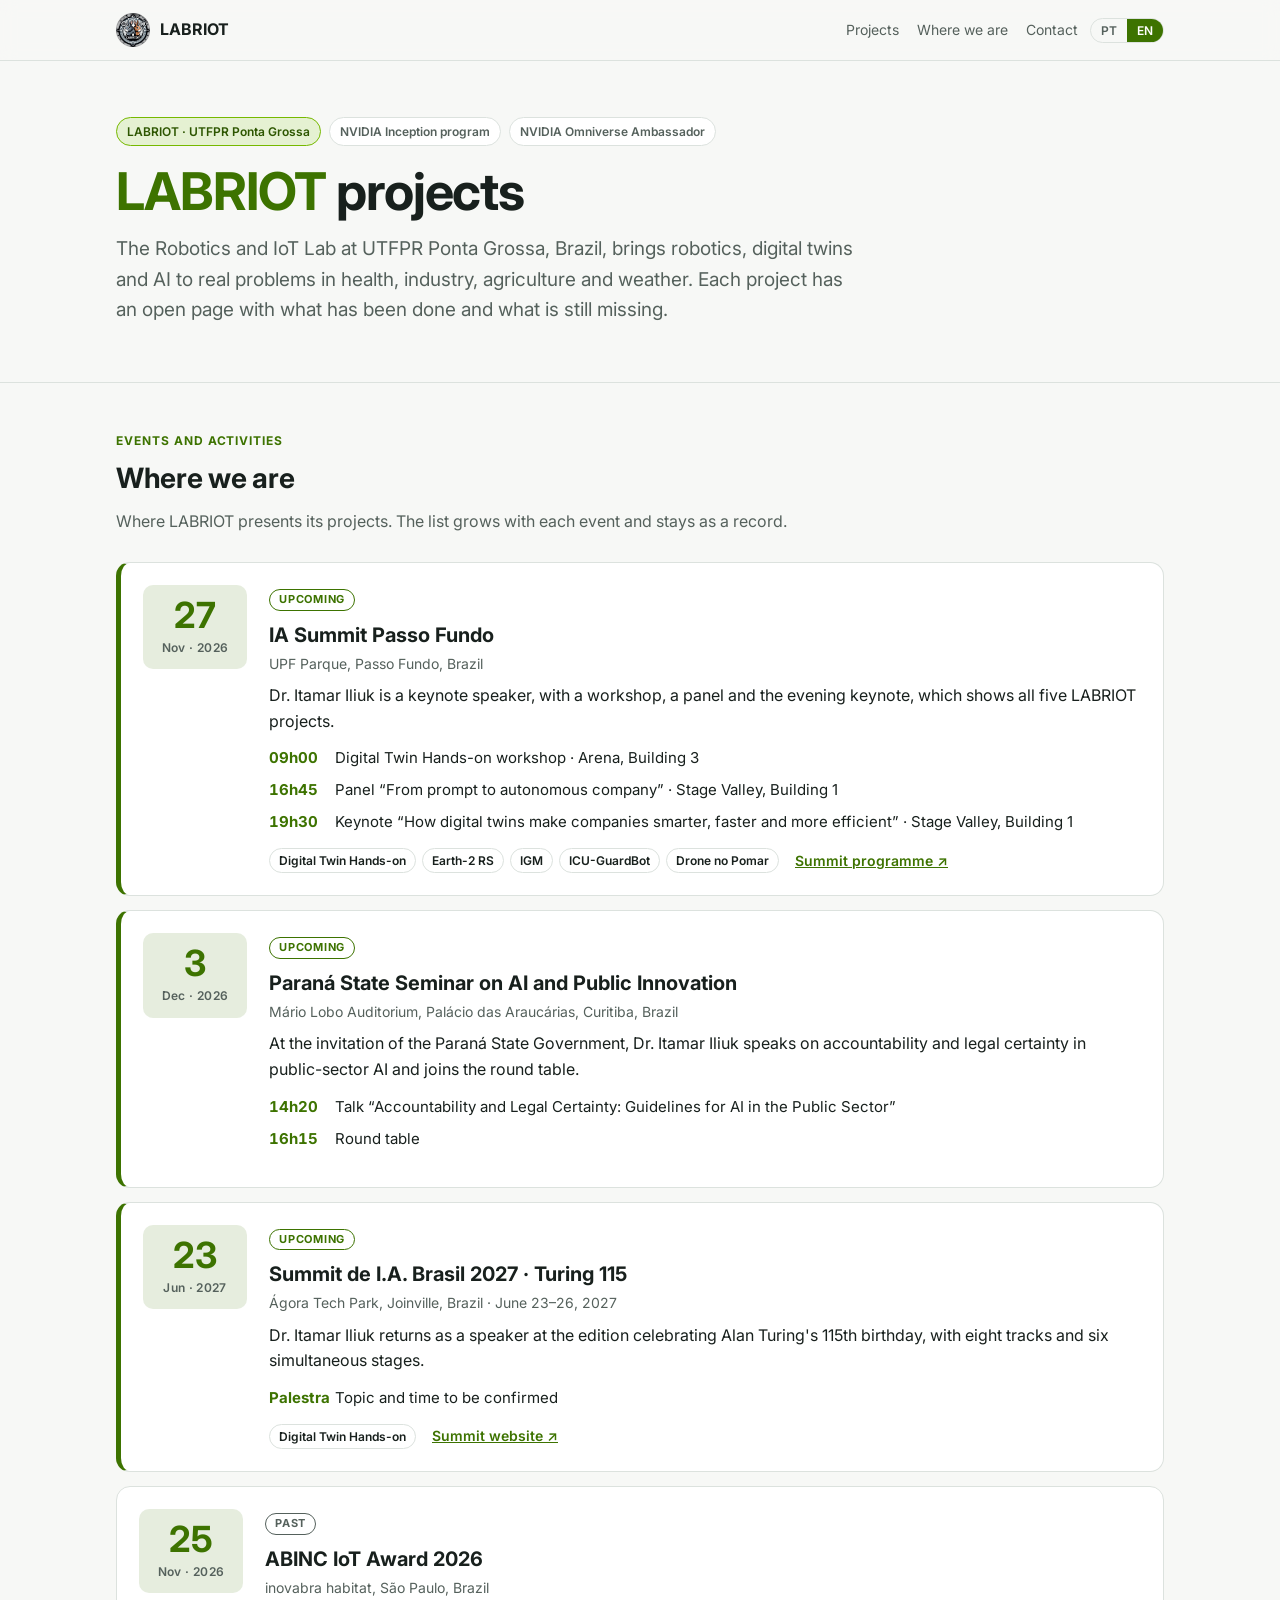
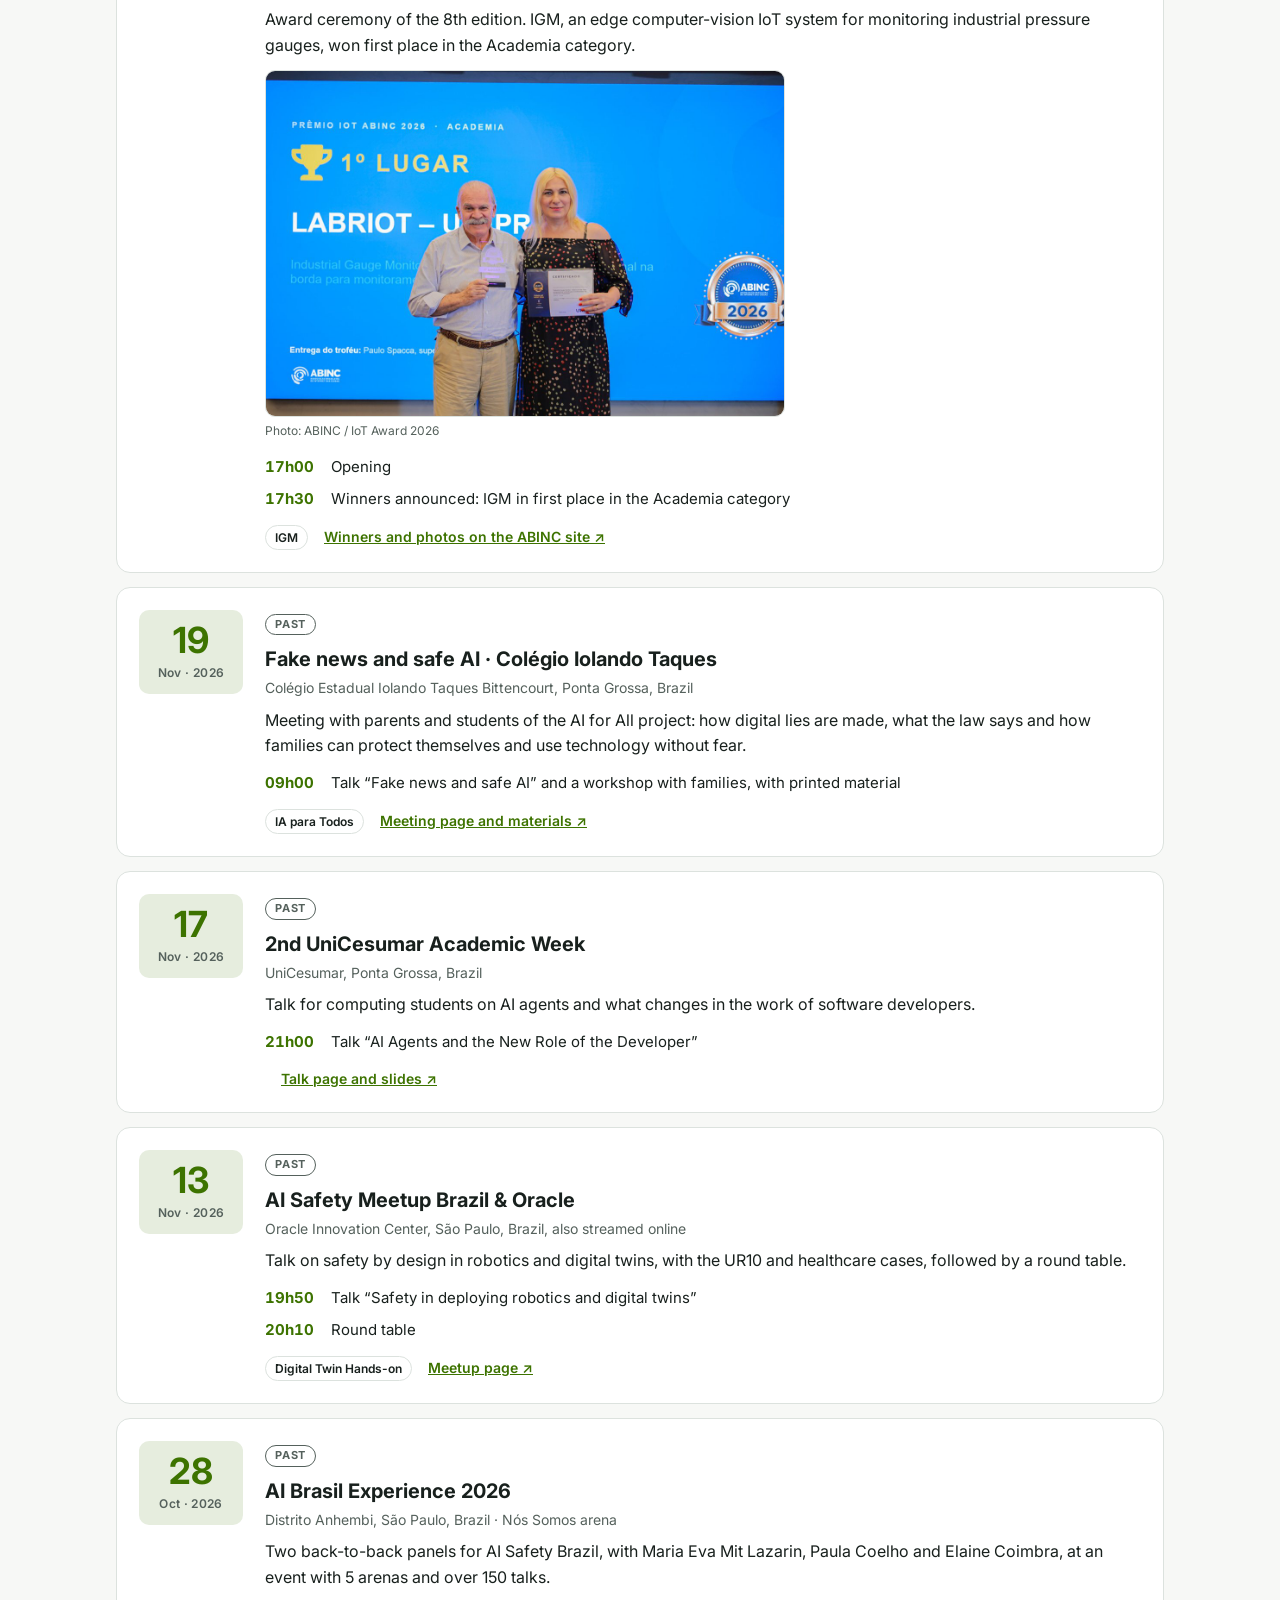
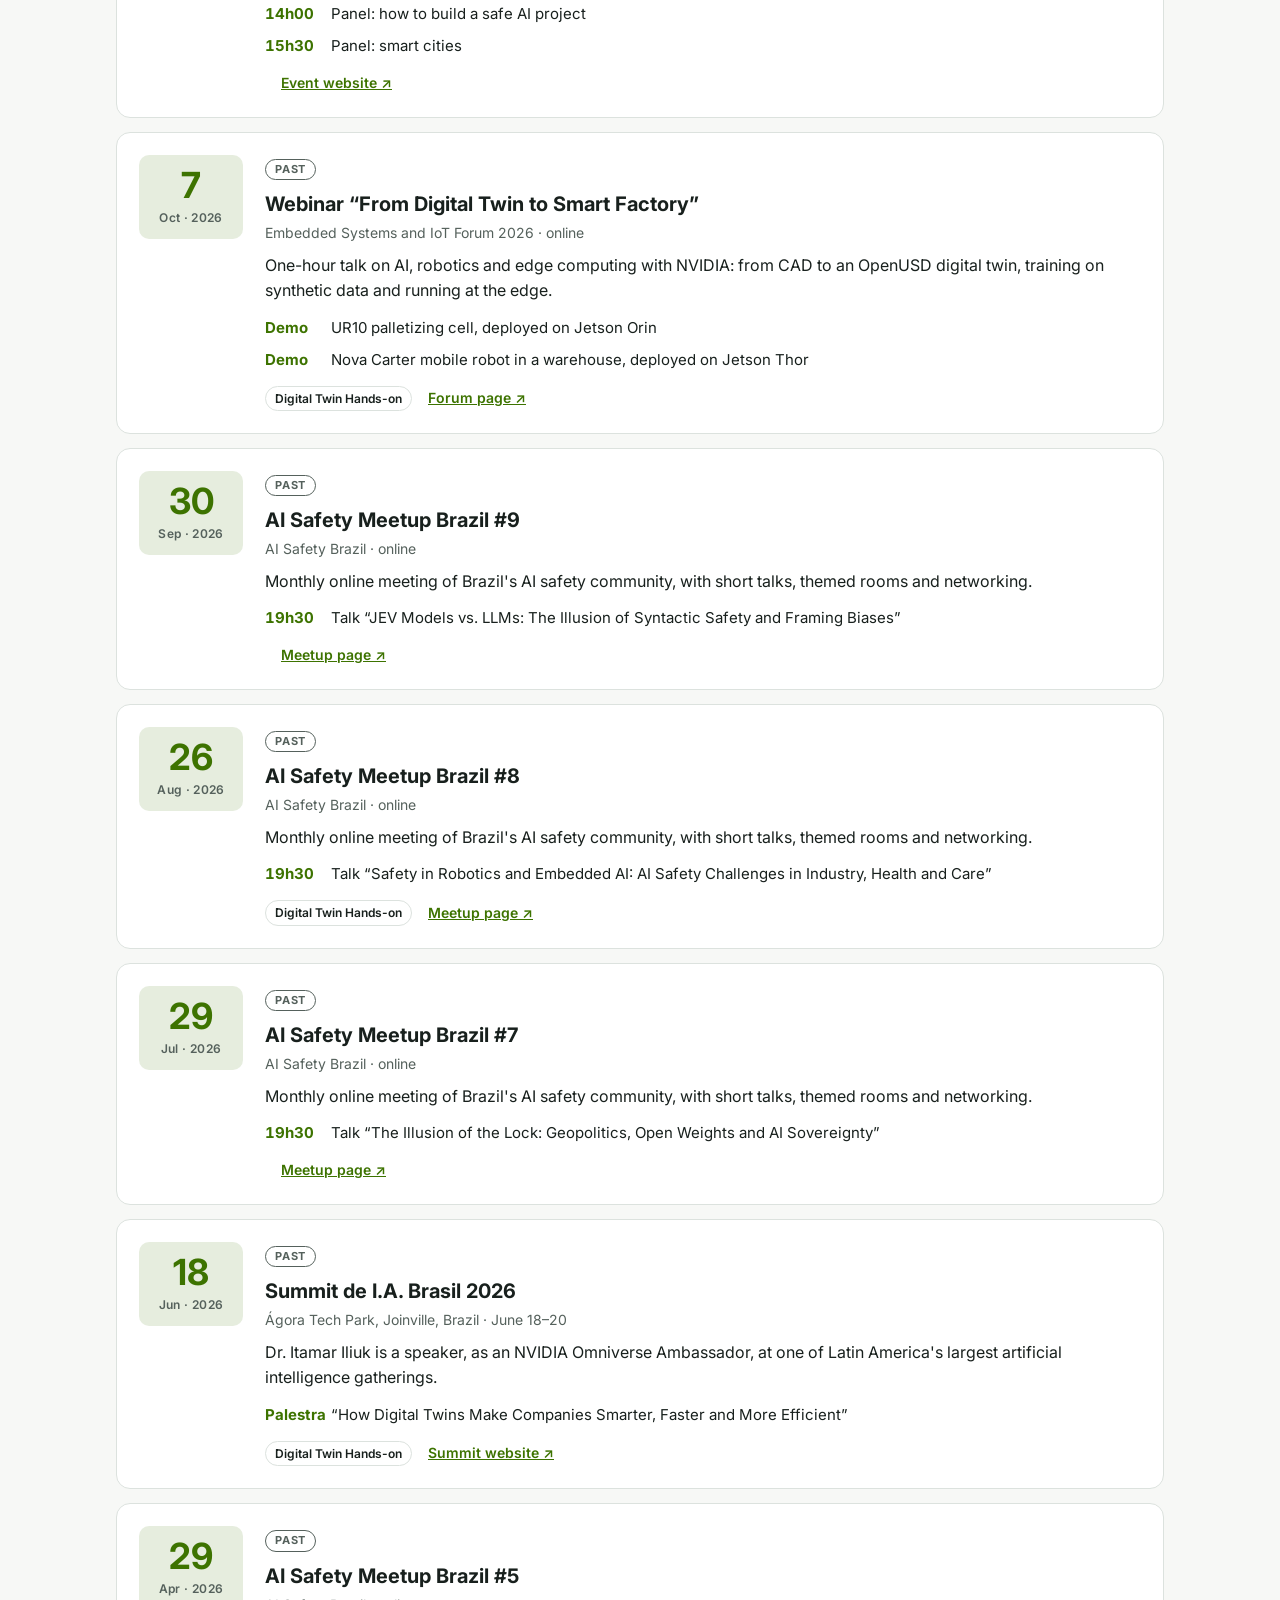
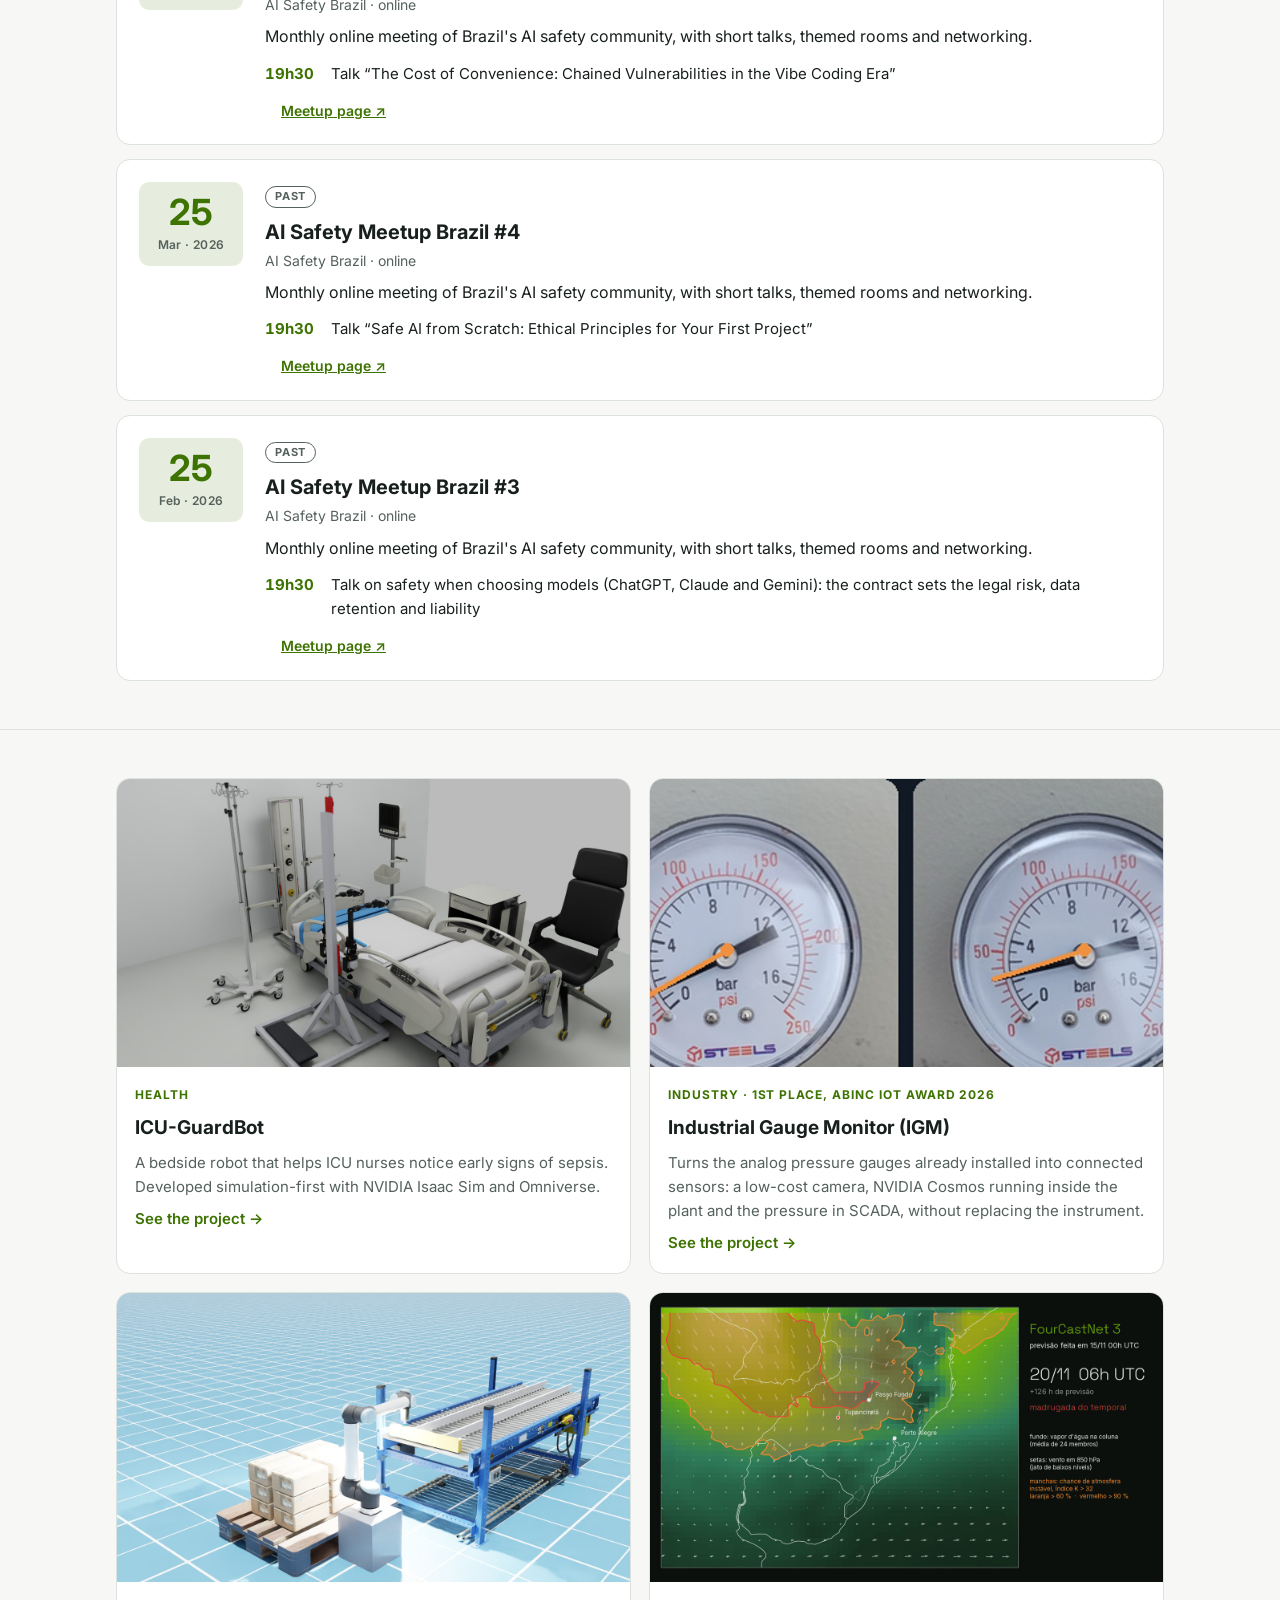
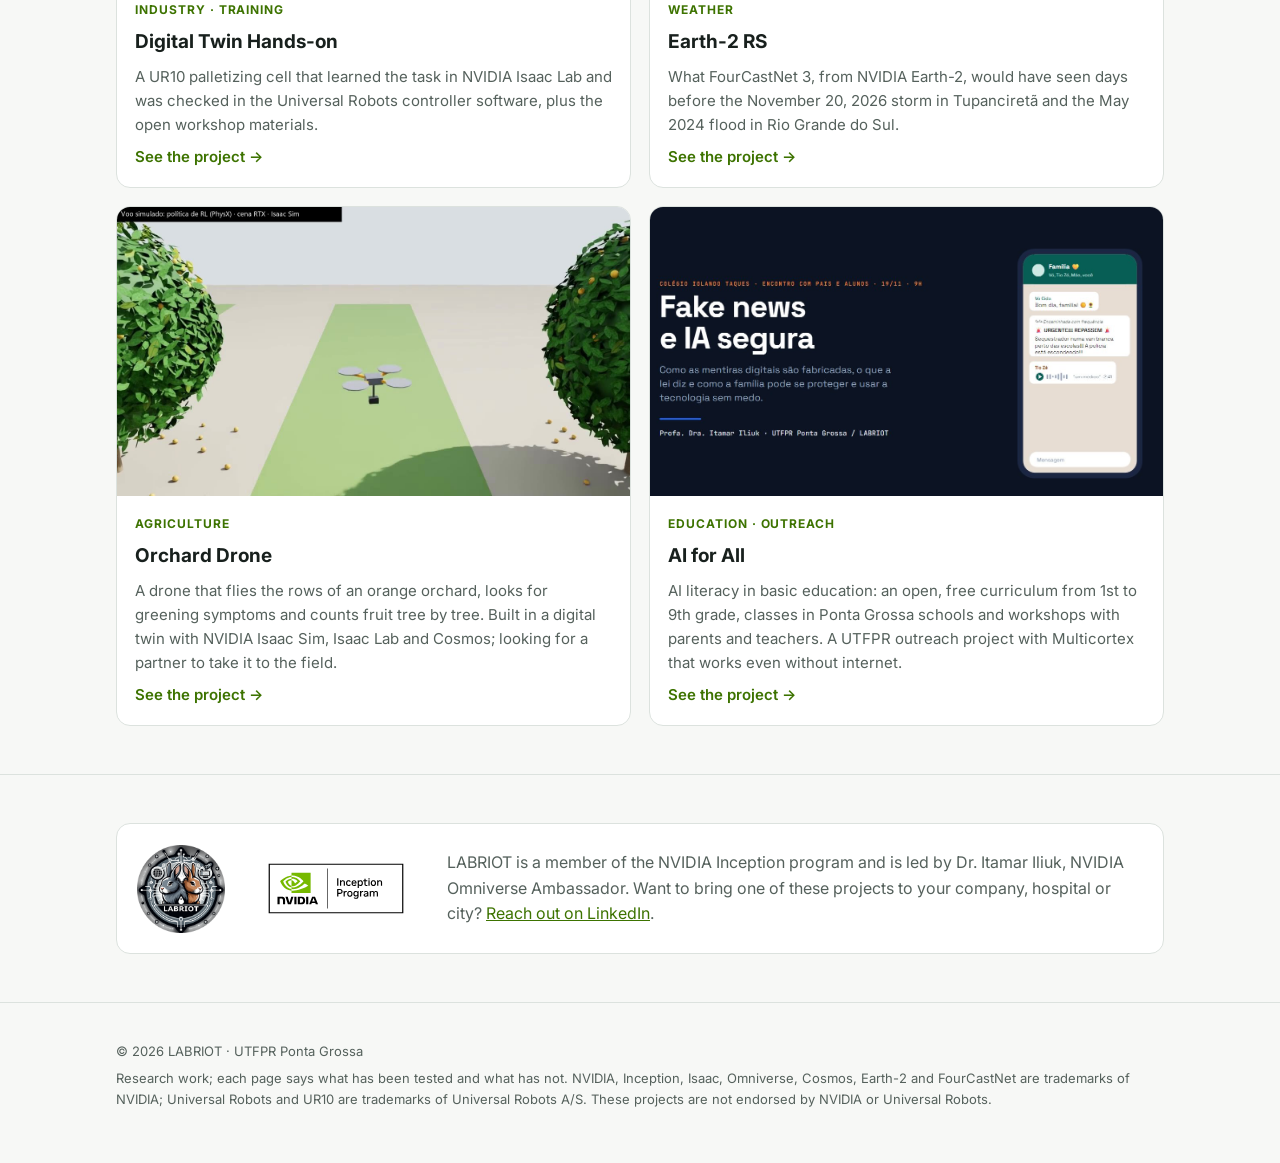
<file: index.html>
<!doctype html>
<html lang="pt">
<head>
<meta charset="utf-8">
<meta name="viewport" content="width=device-width, initial-scale=1">
<title>Projetos do LABRIOT</title>
<meta name="description" content="Projects of LABRIOT (Robotics and IoT Lab, UTFPR Ponta Grossa, Brazil), a member of the NVIDIA Inception program: ICU-GuardBot, Industrial Gauge Monitor, Digital Twin Hands-on and Earth-2 RS.">
<meta property="og:title" content="Projetos do LABRIOT">
<meta property="og:description" content="Robotics, digital twins and AI projects from LABRIOT, UTFPR Ponta Grossa, Brazil. NVIDIA Inception program member.">
<meta property="og:image" content="assets/img/digital-twin.jpg">
<link rel="icon" href="assets/img/labriot-logo-64.png" type="image/png">
<link rel="preconnect" href="https://fonts.googleapis.com">
<link href="https://fonts.googleapis.com/css2?family=Inter:wght@400;500;600;700&display=swap" rel="stylesheet">
<link rel="stylesheet" href="assets/site.css">
<script src="assets/site.js"></script>
</head>
<body>
<header class="top">
  <div class="wrap">
    <a class="brand" href="./"><img src="assets/img/labriot-logo-64.png" alt="">LABRIOT</a>
    <nav class="links">
      <a href="#projetos"><span lang="pt">Projetos</span><span lang="en">Projects</span></a>
      <a href="#eventos"><span lang="pt">Onde estamos</span><span lang="en">Where we are</span></a>
      <a href="#contato"><span lang="pt">Contato</span><span lang="en">Contact</span></a>
    </nav>
    <div class="lang" role="group" aria-label="Idioma / Language">
      <button type="button" data-set-lang="pt" aria-pressed="true">PT</button>
      <button type="button" data-set-lang="en" aria-pressed="false">EN</button>
    </div>
  </div>
</header>

<main>
<div class="hero"><div class="wrap">
  <div class="badges">
    <span class="badge hl">LABRIOT · UTFPR Ponta Grossa</span>
    <span class="badge">NVIDIA Inception program</span>
    <span class="badge">NVIDIA Omniverse Ambassador</span>
  </div>
  <h1><span lang="pt">Projetos do <span class="hl">LABRIOT</span></span><span lang="en"><span class="hl">LABRIOT</span> projects</span></h1>
  <p class="lede" lang="pt">O Laboratório de Robótica e IoT da UTFPR Ponta Grossa leva robótica, gêmeos digitais e IA para problemas reais da saúde, da indústria, do agro e do clima. Cada projeto tem uma página aberta, com o que já foi feito e o que ainda falta.</p>
  <p class="lede" lang="en">The Robotics and IoT Lab at UTFPR Ponta Grossa, Brazil, brings robotics, digital twins and AI to real problems in health, industry, agriculture and weather. Each project has an open page with what has been done and what is still missing.</p>
</div></div>

<!-- eventos:inicio -->
<section id="eventos"><div class="wrap">
  <p class="eyebrow"><span lang="pt">Eventos e atividades</span><span lang="en">Events and activities</span></p>
  <h2><span lang="pt">Onde estamos</span><span lang="en">Where we are</span></h2>
  <p class="sub" lang="pt">Onde o LABRIOT apresenta os seus projetos. A lista cresce a cada participação e fica como histórico.</p><p class="sub" lang="en">Where LABRIOT presents its projects. The list grows with each event and stays as a record.</p>
  <ul class="eventos">
    <li class="ev proximo" id="ia-summit-pf-2026"><div class="data"><span class="d">27</span><span class="m" lang="pt">nov · 2026</span><span class="m" lang="en">Nov · 2026</span></div><div><span class="st"><span lang="pt">Próximo</span><span lang="en">Upcoming</span></span><h3><span lang="pt">IA Summit Passo Fundo</span><span lang="en">IA Summit Passo Fundo</span></h3><p class="local" lang="pt">UPF Parque, Passo Fundo (RS)</p><p class="local" lang="en">UPF Parque, Passo Fundo, Brazil</p><p class="resumo" lang="pt">A Dra. Itamar Iliuk é palestrante principal, com um workshop, um painel e a palestra da noite, que mostra os cinco projetos do LABRIOT.</p><p class="resumo" lang="en">Dr. Itamar Iliuk is a keynote speaker, with a workshop, a panel and the evening keynote, which shows all five LABRIOT projects.</p><ul class="itens"><li><span class="h">09h00</span><span lang="pt">Workshop Digital Twin Hands-on · Arena, Prédio 3</span><span lang="en">Digital Twin Hands-on workshop · Arena, Building 3</span></li><li><span class="h">16h45</span><span lang="pt">Painel “Do prompt à empresa autônoma” · Stage Valley, Prédio 1</span><span lang="en">Panel “From prompt to autonomous company” · Stage Valley, Building 1</span></li><li><span class="h">19h30</span><span lang="pt">Palestra principal “Como gêmeos digitais criam empresas mais inteligentes, rápidas e eficientes” · Stage Valley, Prédio 1</span><span lang="en">Keynote “How digital twins make companies smarter, faster and more efficient” · Stage Valley, Building 1</span></li></ul><div class="rodape"><span class="proj"><a href="https://itamariliuk.github.io/digital-twin-hands-on/">Digital Twin Hands-on</a><a href="https://itamariliuk.github.io/earth2-rs-eventos-severos/">Earth-2 RS</a><a href="https://itamariliuk.github.io/igm/">IGM</a><a href="https://itamariliuk.github.io/icu-guardbot/">ICU-GuardBot</a><a href="https://itamariliuk.github.io/drone-pomar/">Drone no Pomar</a></span><a href="https://iasummitpassofundo.com.br/programacao"><span lang="pt">Programação do Summit</span><span lang="en">Summit programme</span> ↗</a></div></div></li>
    <li class="ev proximo" id="seminario-ia-inovacao-publica-pr-2026"><div class="data"><span class="d">3</span><span class="m" lang="pt">dez · 2026</span><span class="m" lang="en">Dec · 2026</span></div><div><span class="st"><span lang="pt">Próximo</span><span lang="en">Upcoming</span></span><h3><span lang="pt">Seminário Estadual de IA e Inovação Pública</span><span lang="en">Paraná State Seminar on AI and Public Innovation</span></h3><p class="local" lang="pt">Auditório Mário Lobo, Palácio das Araucárias, Curitiba (PR)</p><p class="local" lang="en">Mário Lobo Auditorium, Palácio das Araucárias, Curitiba, Brazil</p><p class="resumo" lang="pt">A convite do Governo do Paraná, a Dra. Itamar Iliuk fala sobre responsabilidade e segurança jurídica no uso de IA pelo setor público e participa da mesa-redonda.</p><p class="resumo" lang="en">At the invitation of the Paraná State Government, Dr. Itamar Iliuk speaks on accountability and legal certainty in public-sector AI and joins the round table.</p><ul class="itens"><li><span class="h">14h20</span><span lang="pt">Palestra “Responsabilidade e Segurança Jurídica: Diretrizes para a IA no Setor Público”</span><span lang="en">Talk “Accountability and Legal Certainty: Guidelines for AI in the Public Sector”</span></li><li><span class="h">16h15</span><span lang="pt">Mesa-redonda</span><span lang="en">Round table</span></li></ul><div class="rodape"><span class="proj"></span></div></div></li>
    <li class="ev proximo" id="summit-ia-joinville-2027"><div class="data"><span class="d">23</span><span class="m" lang="pt">jun · 2027</span><span class="m" lang="en">Jun · 2027</span></div><div><span class="st"><span lang="pt">Próximo</span><span lang="en">Upcoming</span></span><h3><span lang="pt">Summit de I.A. Brasil 2027 · Turing 115</span><span lang="en">Summit de I.A. Brasil 2027 · Turing 115</span></h3><p class="local" lang="pt">Ágora Tech Park, Joinville (SC) · 23 a 26 de junho de 2027</p><p class="local" lang="en">Ágora Tech Park, Joinville, Brazil · June 23–26, 2027</p><p class="resumo" lang="pt">A Dra. Itamar Iliuk volta como palestrante na edição que celebra os 115 anos de Alan Turing, com oito trilhas e seis palcos simultâneos.</p><p class="resumo" lang="en">Dr. Itamar Iliuk returns as a speaker at the edition celebrating Alan Turing's 115th birthday, with eight tracks and six simultaneous stages.</p><ul class="itens"><li><span class="h">Palestra</span><span lang="pt">Tema e horário a confirmar</span><span lang="en">Topic and time to be confirmed</span></li></ul><div class="rodape"><span class="proj"><a href="https://itamariliuk.github.io/digital-twin-hands-on/">Digital Twin Hands-on</a></span><a href="https://www.summitdeinteligenciaartificial.com/"><span lang="pt">Site do Summit</span><span lang="en">Summit website</span> ↗</a></div></div></li>
    <li class="ev realizado" id="abinc-2026"><div class="data"><span class="d">25</span><span class="m" lang="pt">nov · 2026</span><span class="m" lang="en">Nov · 2026</span></div><div><span class="st"><span lang="pt">Realizado</span><span lang="en">Past</span></span><h3><span lang="pt">Prêmio IoT ABINC 2026</span><span lang="en">ABINC IoT Award 2026</span></h3><p class="local" lang="pt">inovabra habitat, São Paulo (SP)</p><p class="local" lang="en">inovabra habitat, São Paulo, Brazil</p><p class="resumo" lang="pt">Cerimônia de premiação da 8ª edição. O IGM, sistema IoT de visão computacional na borda para monitorar manômetros industriais, ganhou o 1º lugar na categoria Academia.</p><p class="resumo" lang="en">Award ceremony of the 8th edition. IGM, an edge computer-vision IoT system for monitoring industrial pressure gauges, won first place in the Academia category.</p><figure class="foto"><img src="https://itamariliuk.github.io/assets/img/eventos/abinc-2026.jpg" width="1200" height="800" loading="lazy" alt="Dr. Itamar Iliuk holding the certificate next to the ABINC representative holding the trophy, in front of a screen reading 1st place, LABRIOT – UTFPR, ABINC IoT Award 2026, Academia"><figcaption><span lang="pt">Foto: ABINC / Prêmio IoT 2026</span><span lang="en">Photo: ABINC / IoT Award 2026</span></figcaption></figure><ul class="itens"><li><span class="h">17h00</span><span lang="pt">Abertura</span><span lang="en">Opening</span></li><li><span class="h">17h30</span><span lang="pt">Anúncio dos vencedores: IGM em 1º lugar na categoria Academia</span><span lang="en">Winners announced: IGM in first place in the Academia category</span></li></ul><div class="rodape"><span class="proj"><a href="https://itamariliuk.github.io/igm/">IGM</a></span><a href="https://abinc.org.br/premio-iot-2026/#vencedores"><span lang="pt">Vencedores e fotos no site da ABINC</span><span lang="en">Winners and photos on the ABINC site</span> ↗</a></div></div></li>
    <li class="ev realizado" id="fakenews-iolando-2026"><div class="data"><span class="d">19</span><span class="m" lang="pt">nov · 2026</span><span class="m" lang="en">Nov · 2026</span></div><div><span class="st"><span lang="pt">Realizado</span><span lang="en">Past</span></span><h3><span lang="pt">Fake news e IA segura · Colégio Iolando Taques</span><span lang="en">Fake news and safe AI · Colégio Iolando Taques</span></h3><p class="local" lang="pt">Colégio Estadual Iolando Taques Bittencourt, Ponta Grossa (PR)</p><p class="local" lang="en">Colégio Estadual Iolando Taques Bittencourt, Ponta Grossa, Brazil</p><p class="resumo" lang="pt">Encontro com pais e alunos do projeto IA para Todos: como as mentiras digitais são fabricadas, o que a lei diz e como a família pode se proteger e usar a tecnologia sem medo.</p><p class="resumo" lang="en">Meeting with parents and students of the AI for All project: how digital lies are made, what the law says and how families can protect themselves and use technology without fear.</p><ul class="itens"><li><span class="h">09h00</span><span lang="pt">Palestra “Fake news e IA segura” e oficina com as famílias, com material impresso</span><span lang="en">Talk “Fake news and safe AI” and a workshop with families, with printed material</span></li></ul><div class="rodape"><span class="proj"><a href="https://itamariliuk.github.io/ia-para-todos/">IA para Todos</a></span><a href="https://itamariliuk.github.io/ia-para-todos/familias/fake-news-iolando/"><span lang="pt">Página do encontro e materiais</span><span lang="en">Meeting page and materials</span> ↗</a></div></div></li>
    <li class="ev realizado" id="unicesumar-semana-academica-2026"><div class="data"><span class="d">17</span><span class="m" lang="pt">nov · 2026</span><span class="m" lang="en">Nov · 2026</span></div><div><span class="st"><span lang="pt">Realizado</span><span lang="en">Past</span></span><h3><span lang="pt">2ª Semana Acadêmica UniCesumar</span><span lang="en">2nd UniCesumar Academic Week</span></h3><p class="local" lang="pt">UniCesumar, Ponta Grossa (PR)</p><p class="local" lang="en">UniCesumar, Ponta Grossa, Brazil</p><p class="resumo" lang="pt">Palestra para estudantes de computação sobre agentes de IA e o que muda no trabalho de quem desenvolve software.</p><p class="resumo" lang="en">Talk for computing students on AI agents and what changes in the work of software developers.</p><ul class="itens"><li><span class="h">21h00</span><span lang="pt">Palestra “Agentes de IA e o Novo Papel do Dev”</span><span lang="en">Talk “AI Agents and the New Role of the Developer”</span></li></ul><div class="rodape"><span class="proj"></span><a href="https://itamariliuk.github.io/palestras/agentes-dev/"><span lang="pt">Página da palestra e slides</span><span lang="en">Talk page and slides</span> ↗</a></div></div></li>
    <li class="ev realizado" id="ai-safety-oracle-2026"><div class="data"><span class="d">13</span><span class="m" lang="pt">nov · 2026</span><span class="m" lang="en">Nov · 2026</span></div><div><span class="st"><span lang="pt">Realizado</span><span lang="en">Past</span></span><h3><span lang="pt">AI Safety Meetup Brazil &amp; Oracle</span><span lang="en">AI Safety Meetup Brazil &amp; Oracle</span></h3><p class="local" lang="pt">Oracle Innovation Center, São Paulo (SP), com transmissão online</p><p class="local" lang="en">Oracle Innovation Center, São Paulo, Brazil, also streamed online</p><p class="resumo" lang="pt">Palestra sobre segurança por construção em robótica e gêmeos digitais, com os casos do UR10 e da saúde, seguida de mesa-redonda.</p><p class="resumo" lang="en">Talk on safety by design in robotics and digital twins, with the UR10 and healthcare cases, followed by a round table.</p><ul class="itens"><li><span class="h">19h50</span><span lang="pt">Palestra “Segurança na implementação de robótica e digital twins”</span><span lang="en">Talk “Safety in deploying robotics and digital twins”</span></li><li><span class="h">20h10</span><span lang="pt">Mesa-redonda</span><span lang="en">Round table</span></li></ul><div class="rodape"><span class="proj"><a href="https://itamariliuk.github.io/digital-twin-hands-on/">Digital Twin Hands-on</a></span><a href="https://luma.com/beltqv5z"><span lang="pt">Página do Meetup</span><span lang="en">Meetup page</span> ↗</a></div></div></li>
    <li class="ev realizado" id="ai-brasil-experience-2026"><div class="data"><span class="d">28</span><span class="m" lang="pt">out · 2026</span><span class="m" lang="en">Oct · 2026</span></div><div><span class="st"><span lang="pt">Realizado</span><span lang="en">Past</span></span><h3><span lang="pt">AI Brasil Experience 2026</span><span lang="en">AI Brasil Experience 2026</span></h3><p class="local" lang="pt">Distrito Anhembi, São Paulo (SP) · Arena Nós Somos</p><p class="local" lang="en">Distrito Anhembi, São Paulo, Brazil · Nós Somos arena</p><p class="resumo" lang="pt">Dois painéis seguidos pela AI Safety Brazil, com Maria Eva Mit Lazarin, Paula Coelho e Elaine Coimbra, num evento com 5 arenas e mais de 150 palestras.</p><p class="resumo" lang="en">Two back-to-back panels for AI Safety Brazil, with Maria Eva Mit Lazarin, Paula Coelho and Elaine Coimbra, at an event with 5 arenas and over 150 talks.</p><ul class="itens"><li><span class="h">14h00</span><span lang="pt">Painel: como desenvolver um projeto de IA seguro</span><span lang="en">Panel: how to build a safe AI project</span></li><li><span class="h">15h30</span><span lang="pt">Painel: cidades inteligentes</span><span lang="en">Panel: smart cities</span></li></ul><div class="rodape"><span class="proj"></span><a href="https://aibrasilexperience.com/"><span lang="pt">Site do evento</span><span lang="en">Event website</span> ↗</a></div></div></li>
    <li class="ev realizado" id="webinar-embarcados-2026"><div class="data"><span class="d">7</span><span class="m" lang="pt">out · 2026</span><span class="m" lang="en">Oct · 2026</span></div><div><span class="st"><span lang="pt">Realizado</span><span lang="en">Past</span></span><h3><span lang="pt">Webinar “Do Gêmeo Digital à Fábrica Inteligente”</span><span lang="en">Webinar “From Digital Twin to Smart Factory”</span></h3><p class="local" lang="pt">Fórum Sistemas Embarcados e IoT 2026 · online</p><p class="local" lang="en">Embedded Systems and IoT Forum 2026 · online</p><p class="resumo" lang="pt">Palestra de uma hora sobre IA, robótica e edge computing com NVIDIA: do CAD ao gêmeo digital em OpenUSD, treino com dados sintéticos e execução na borda.</p><p class="resumo" lang="en">One-hour talk on AI, robotics and edge computing with NVIDIA: from CAD to an OpenUSD digital twin, training on synthetic data and running at the edge.</p><ul class="itens"><li><span class="h">Demo</span><span lang="pt">Célula de paletização com UR10, fechando em Jetson Orin</span><span lang="en">UR10 palletizing cell, deployed on Jetson Orin</span></li><li><span class="h">Demo</span><span lang="pt">Robô móvel Nova Carter em armazém, fechando em Jetson Thor</span><span lang="en">Nova Carter mobile robot in a warehouse, deployed on Jetson Thor</span></li></ul><div class="rodape"><span class="proj"><a href="https://itamariliuk.github.io/digital-twin-hands-on/">Digital Twin Hands-on</a></span><a href="https://embarcados.com.br/forum-sistemas-embarcados-e-iot-2026/"><span lang="pt">Página do Fórum</span><span lang="en">Forum page</span> ↗</a></div></div></li>
    <li class="ev realizado" id="ai-safety-meetup-9-2026"><div class="data"><span class="d">30</span><span class="m" lang="pt">set · 2026</span><span class="m" lang="en">Sep · 2026</span></div><div><span class="st"><span lang="pt">Realizado</span><span lang="en">Past</span></span><h3><span lang="pt">AI Safety Meetup Brazil #9</span><span lang="en">AI Safety Meetup Brazil #9</span></h3><p class="local" lang="pt">AI Safety Brazil · online</p><p class="local" lang="en">AI Safety Brazil · online</p><p class="resumo" lang="pt">Encontro mensal e online da comunidade brasileira de segurança em IA, com falas curtas, salas temáticas e networking.</p><p class="resumo" lang="en">Monthly online meeting of Brazil's AI safety community, with short talks, themed rooms and networking.</p><ul class="itens"><li><span class="h">19h30</span><span lang="pt">Palestra “Modelos JEV vs. LLMs: A Ilusão da Segurança Sintática e os Vieses de Enquadramento”</span><span lang="en">Talk “JEV Models vs. LLMs: The Illusion of Syntactic Safety and Framing Biases”</span></li></ul><div class="rodape"><span class="proj"></span><a href="https://luma.com/657t7i8k"><span lang="pt">Página do Meetup</span><span lang="en">Meetup page</span> ↗</a></div></div></li>
    <li class="ev realizado" id="ai-safety-meetup-8-2026"><div class="data"><span class="d">26</span><span class="m" lang="pt">ago · 2026</span><span class="m" lang="en">Aug · 2026</span></div><div><span class="st"><span lang="pt">Realizado</span><span lang="en">Past</span></span><h3><span lang="pt">AI Safety Meetup Brazil #8</span><span lang="en">AI Safety Meetup Brazil #8</span></h3><p class="local" lang="pt">AI Safety Brazil · online</p><p class="local" lang="en">AI Safety Brazil · online</p><p class="resumo" lang="pt">Encontro mensal e online da comunidade brasileira de segurança em IA, com falas curtas, salas temáticas e networking.</p><p class="resumo" lang="en">Monthly online meeting of Brazil's AI safety community, with short talks, themed rooms and networking.</p><ul class="itens"><li><span class="h">19h30</span><span lang="pt">Palestra “Segurança em Robótica e IA Embarcada: Desafios de AI Safety na Indústria, Saúde e Cuidados”</span><span lang="en">Talk “Safety in Robotics and Embedded AI: AI Safety Challenges in Industry, Health and Care”</span></li></ul><div class="rodape"><span class="proj"><a href="https://itamariliuk.github.io/digital-twin-hands-on/">Digital Twin Hands-on</a></span><a href="https://luma.com/j36di9za"><span lang="pt">Página do Meetup</span><span lang="en">Meetup page</span> ↗</a></div></div></li>
    <li class="ev realizado" id="ai-safety-meetup-7-2026"><div class="data"><span class="d">29</span><span class="m" lang="pt">jul · 2026</span><span class="m" lang="en">Jul · 2026</span></div><div><span class="st"><span lang="pt">Realizado</span><span lang="en">Past</span></span><h3><span lang="pt">AI Safety Meetup Brazil #7</span><span lang="en">AI Safety Meetup Brazil #7</span></h3><p class="local" lang="pt">AI Safety Brazil · online</p><p class="local" lang="en">AI Safety Brazil · online</p><p class="resumo" lang="pt">Encontro mensal e online da comunidade brasileira de segurança em IA, com falas curtas, salas temáticas e networking.</p><p class="resumo" lang="en">Monthly online meeting of Brazil's AI safety community, with short talks, themed rooms and networking.</p><ul class="itens"><li><span class="h">19h30</span><span lang="pt">Palestra “A Ilusão da Trava: Geopolítica, Pesos Abertos e Soberania em IA”</span><span lang="en">Talk “The Illusion of the Lock: Geopolitics, Open Weights and AI Sovereignty”</span></li></ul><div class="rodape"><span class="proj"></span><a href="https://luma.com/sooo8spc"><span lang="pt">Página do Meetup</span><span lang="en">Meetup page</span> ↗</a></div></div></li>
    <li class="ev realizado" id="summit-ia-joinville-2026"><div class="data"><span class="d">18</span><span class="m" lang="pt">jun · 2026</span><span class="m" lang="en">Jun · 2026</span></div><div><span class="st"><span lang="pt">Realizado</span><span lang="en">Past</span></span><h3><span lang="pt">Summit de I.A. Brasil 2026</span><span lang="en">Summit de I.A. Brasil 2026</span></h3><p class="local" lang="pt">Ágora Tech Park, Joinville (SC) · 18 a 20 de junho</p><p class="local" lang="en">Ágora Tech Park, Joinville, Brazil · June 18–20</p><p class="resumo" lang="pt">A Dra. Itamar Iliuk é palestrante, como NVIDIA Omniverse Ambassador, num dos maiores encontros de inteligência artificial da América Latina.</p><p class="resumo" lang="en">Dr. Itamar Iliuk is a speaker, as an NVIDIA Omniverse Ambassador, at one of Latin America's largest artificial intelligence gatherings.</p><ul class="itens"><li><span class="h">Palestra</span><span lang="pt">“Como Gêmeos Digitais Criam Empresas Mais Inteligentes, Rápidas e Eficientes”</span><span lang="en">“How Digital Twins Make Companies Smarter, Faster and More Efficient”</span></li></ul><div class="rodape"><span class="proj"><a href="https://itamariliuk.github.io/digital-twin-hands-on/">Digital Twin Hands-on</a></span><a href="https://www.summitdeinteligenciaartificial.com/"><span lang="pt">Site do Summit</span><span lang="en">Summit website</span> ↗</a></div></div></li>
    <li class="ev realizado" id="ai-safety-meetup-5-2026"><div class="data"><span class="d">29</span><span class="m" lang="pt">abr · 2026</span><span class="m" lang="en">Apr · 2026</span></div><div><span class="st"><span lang="pt">Realizado</span><span lang="en">Past</span></span><h3><span lang="pt">AI Safety Meetup Brazil #5</span><span lang="en">AI Safety Meetup Brazil #5</span></h3><p class="local" lang="pt">AI Safety Brazil · online</p><p class="local" lang="en">AI Safety Brazil · online</p><p class="resumo" lang="pt">Encontro mensal e online da comunidade brasileira de segurança em IA, com falas curtas, salas temáticas e networking.</p><p class="resumo" lang="en">Monthly online meeting of Brazil's AI safety community, with short talks, themed rooms and networking.</p><ul class="itens"><li><span class="h">19h30</span><span lang="pt">Palestra “O Custo da Conveniência: Vulnerabilidades em Cadeia na Era do Vibe Coding”</span><span lang="en">Talk “The Cost of Convenience: Chained Vulnerabilities in the Vibe Coding Era”</span></li></ul><div class="rodape"><span class="proj"></span><a href="https://luma.com/217t8fpn"><span lang="pt">Página do Meetup</span><span lang="en">Meetup page</span> ↗</a></div></div></li>
    <li class="ev realizado" id="ai-safety-meetup-4-2026"><div class="data"><span class="d">25</span><span class="m" lang="pt">mar · 2026</span><span class="m" lang="en">Mar · 2026</span></div><div><span class="st"><span lang="pt">Realizado</span><span lang="en">Past</span></span><h3><span lang="pt">AI Safety Meetup Brazil #4</span><span lang="en">AI Safety Meetup Brazil #4</span></h3><p class="local" lang="pt">AI Safety Brazil · online</p><p class="local" lang="en">AI Safety Brazil · online</p><p class="resumo" lang="pt">Encontro mensal e online da comunidade brasileira de segurança em IA, com falas curtas, salas temáticas e networking.</p><p class="resumo" lang="en">Monthly online meeting of Brazil's AI safety community, with short talks, themed rooms and networking.</p><ul class="itens"><li><span class="h">19h30</span><span lang="pt">Palestra “IA Segura do Zero: Princípios Éticos para o Seu Primeiro Projeto”</span><span lang="en">Talk “Safe AI from Scratch: Ethical Principles for Your First Project”</span></li></ul><div class="rodape"><span class="proj"></span><a href="https://luma.com/ktrt8ipt"><span lang="pt">Página do Meetup</span><span lang="en">Meetup page</span> ↗</a></div></div></li>
    <li class="ev realizado" id="ai-safety-meetup-3-2026"><div class="data"><span class="d">25</span><span class="m" lang="pt">fev · 2026</span><span class="m" lang="en">Feb · 2026</span></div><div><span class="st"><span lang="pt">Realizado</span><span lang="en">Past</span></span><h3><span lang="pt">AI Safety Meetup Brazil #3</span><span lang="en">AI Safety Meetup Brazil #3</span></h3><p class="local" lang="pt">AI Safety Brazil · online</p><p class="local" lang="en">AI Safety Brazil · online</p><p class="resumo" lang="pt">Encontro mensal e online da comunidade brasileira de segurança em IA, com falas curtas, salas temáticas e networking.</p><p class="resumo" lang="en">Monthly online meeting of Brazil's AI safety community, with short talks, themed rooms and networking.</p><ul class="itens"><li><span class="h">19h30</span><span lang="pt">Fala sobre segurança na escolha de modelos (ChatGPT, Claude e Gemini): o contrato define o risco jurídico, a retenção de dados e a responsabilidade</span><span lang="en">Talk on safety when choosing models (ChatGPT, Claude and Gemini): the contract sets the legal risk, data retention and liability</span></li></ul><div class="rodape"><span class="proj"></span><a href="https://luma.com/a656e41o"><span lang="pt">Página do Meetup</span><span lang="en">Meetup page</span> ↗</a></div></div></li>
  </ul>
</div></section>
<!-- eventos:fim -->

<section id="projetos"><div class="wrap">
  <div class="projetos">
    <a class="projeto" href="https://itamariliuk.github.io/icu-guardbot/">
      <img src="assets/img/icu-guardbot.jpg" width="1280" height="720" alt="Simulated ICU bed with a robotic arm on a stand beside it, rendered in NVIDIA Isaac Sim">
      <div class="txt">
        <span class="area"><span lang="pt">Saúde</span><span lang="en">Health</span></span>
        <h3>ICU-GuardBot</h3>
        <p lang="pt">Um robô de beira de leito que ajuda a enfermagem da UTI a perceber cedo sinais de sepse. Desenvolvido primeiro em simulação, com NVIDIA Isaac Sim e Omniverse.</p>
        <p lang="en">A bedside robot that helps ICU nurses notice early signs of sepsis. Developed simulation-first with NVIDIA Isaac Sim and Omniverse.</p>
        <span class="go"><span lang="pt">Ver o projeto →</span><span lang="en">See the project →</span></span>
      </div>
    </a>
    <a class="projeto" href="https://itamariliuk.github.io/igm/">
      <img src="assets/img/igm.jpg" width="1040" height="428" alt="Four analog pressure gauges with the reading from the camera drawn as an orange needle over each one">
      <div class="txt">
        <span class="area"><span lang="pt">Indústria · 1º lugar no Prêmio ABINC IoT 2026</span><span lang="en">Industry · 1st place, ABINC IoT Award 2026</span></span>
        <h3>Industrial Gauge Monitor (IGM)</h3>
        <p lang="pt">Transforma os manômetros analógicos já instalados em sensores conectados: câmera de baixo custo, NVIDIA Cosmos rodando dentro da planta e a pressão no SCADA, sem trocar o instrumento.</p>
        <p lang="en">Turns the analog pressure gauges already installed into connected sensors: a low-cost camera, NVIDIA Cosmos running inside the plant and the pressure in SCADA, without replacing the instrument.</p>
        <span class="go"><span lang="pt">Ver o projeto →</span><span lang="en">See the project →</span></span>
      </div>
    </a>
    <a class="projeto" href="https://itamariliuk.github.io/digital-twin-hands-on/">
      <img src="assets/img/digital-twin.jpg" width="1280" height="720" alt="UR10 robot next to a roller conveyor with a pallet of stacked boxes, rendered in NVIDIA Isaac Sim">
      <div class="txt">
        <span class="area"><span lang="pt">Indústria · formação</span><span lang="en">Industry · training</span></span>
        <h3>Digital Twin Hands-on</h3>
        <p lang="pt">Uma célula de paletização com UR10 que aprendeu a tarefa no NVIDIA Isaac Lab e foi conferida no software do controlador da Universal Robots, mais os materiais abertos do workshop.</p>
        <p lang="en">A UR10 palletizing cell that learned the task in NVIDIA Isaac Lab and was checked in the Universal Robots controller software, plus the open workshop materials.</p>
        <span class="go"><span lang="pt">Ver o projeto →</span><span lang="en">See the project →</span></span>
      </div>
    </a>
    <a class="projeto" href="https://itamariliuk.github.io/earth2-rs-eventos-severos/">
      <img src="assets/img/earth2-rs.jpg" width="1280" height="720" alt="Forecast map of southern Brazil with water vapour, 850 hPa wind arrows and patches of unstable atmosphere over Rio Grande do Sul">
      <div class="txt">
        <span class="area"><span lang="pt">Clima</span><span lang="en">Weather</span></span>
        <h3>Earth-2 RS</h3>
        <p lang="pt">O que o FourCastNet 3, do NVIDIA Earth-2, teria visto dias antes do temporal de Tupanciretã de 20/11/2026 e da enchente de maio de 2024 no Rio Grande do Sul.</p>
        <p lang="en">What FourCastNet 3, from NVIDIA Earth-2, would have seen days before the November 20, 2026 storm in Tupanciretã and the May 2024 flood in Rio Grande do Sul.</p>
        <span class="go"><span lang="pt">Ver o projeto →</span><span lang="en">See the project →</span></span>
      </div>
    </a>
    <a class="projeto" href="https://itamariliuk.github.io/drone-pomar/">
      <img src="assets/img/drone-pomar.jpg" width="1280" height="720" alt="Simulated quadcopter flying between two rows of orange trees, rendered in NVIDIA Isaac Sim">
      <div class="txt">
        <span class="area"><span lang="pt">Agro</span><span lang="en">Agriculture</span></span>
        <h3><span lang="pt">Drone no Pomar</span><span lang="en">Orchard Drone</span></h3>
        <p lang="pt">Um drone que voa pelas entrelinhas do pomar de laranja, procura sintomas de greening e conta os frutos planta a planta. Construído num gêmeo digital com NVIDIA Isaac Sim, Isaac Lab e Cosmos; em busca de um parceiro para ir a campo.</p>
        <p lang="en">A drone that flies the rows of an orange orchard, looks for greening symptoms and counts fruit tree by tree. Built in a digital twin with NVIDIA Isaac Sim, Isaac Lab and Cosmos; looking for a partner to take it to the field.</p>
        <span class="go"><span lang="pt">Ver o projeto →</span><span lang="en">See the project →</span></span>
      </div>
    </a>
    <a class="projeto" href="https://itamariliuk.github.io/ia-para-todos/">
      <img src="assets/img/ia-para-todos.jpg" width="1280" height="665" alt="Cover slide of the talk Fake news e IA segura, next to a phone showing a family group chat with a forwarded fake alert">
      <div class="txt">
        <span class="area"><span lang="pt">Educação · extensão</span><span lang="en">Education · outreach</span></span>
        <h3><span lang="pt">IA para Todos</span><span lang="en">AI for All</span></h3>
        <p lang="pt">Letramento em inteligência artificial na educação básica: currículo aberto e gratuito do 1º ao 9º ano, aulas nas escolas de Ponta Grossa e oficinas com pais e professores. Projeto de extensão da UTFPR com a Multicortex, que funciona até sem internet.</p>
        <p lang="en">AI literacy in basic education: an open, free curriculum from 1st to 9th grade, classes in Ponta Grossa schools and workshops with parents and teachers. A UTFPR outreach project with Multicortex that works even without internet.</p>
        <span class="go"><span lang="pt">Ver o projeto →</span><span lang="en">See the project →</span></span>
      </div>
    </a>
  </div>
</div></section>

<section id="contato"><div class="wrap">
  <div class="inception">
    <div class="logo-box"><img src="assets/img/labriot-logo-512.png" width="512" height="512" alt="LABRIOT logo"></div>
    <div class="badge-box"><img src="assets/img/nvidia-inception-program-badge-rgb-for-screen.svg" width="501" height="217" alt="NVIDIA Inception Program"></div>
    <p lang="pt">O LABRIOT é membro do NVIDIA Inception program e é coordenado pela Dra. Itamar Iliuk, NVIDIA Omniverse Ambassador. Quer levar um destes projetos para a sua empresa, hospital ou cidade? <a href="https://www.linkedin.com/in/itamar-iliuk-20040925">Fale com a gente no LinkedIn</a>.</p>
    <p lang="en">LABRIOT is a member of the NVIDIA Inception program and is led by Dr. Itamar Iliuk, NVIDIA Omniverse Ambassador. Want to bring one of these projects to your company, hospital or city? <a href="https://www.linkedin.com/in/itamar-iliuk-20040925">Reach out on LinkedIn</a>.</p>
  </div>
</div></section>
</main>

<footer><div class="wrap">
  <p>© 2026 LABRIOT · UTFPR Ponta Grossa</p>
  <p lang="pt">Trabalhos de pesquisa; cada página diz o que foi testado e o que ainda não foi. NVIDIA, Inception, Isaac, Omniverse, Cosmos, Earth-2 e FourCastNet são marcas da NVIDIA; Universal Robots e UR10 são marcas da Universal Robots A/S. Estes projetos não são endossados pela NVIDIA nem pela Universal Robots.</p>
  <p lang="en">Research work; each page says what has been tested and what has not. NVIDIA, Inception, Isaac, Omniverse, Cosmos, Earth-2 and FourCastNet are trademarks of NVIDIA; Universal Robots and UR10 are trademarks of Universal Robots A/S. These projects are not endorsed by NVIDIA or Universal Robots.</p>
</div></footer>
</body>
</html>
</file>
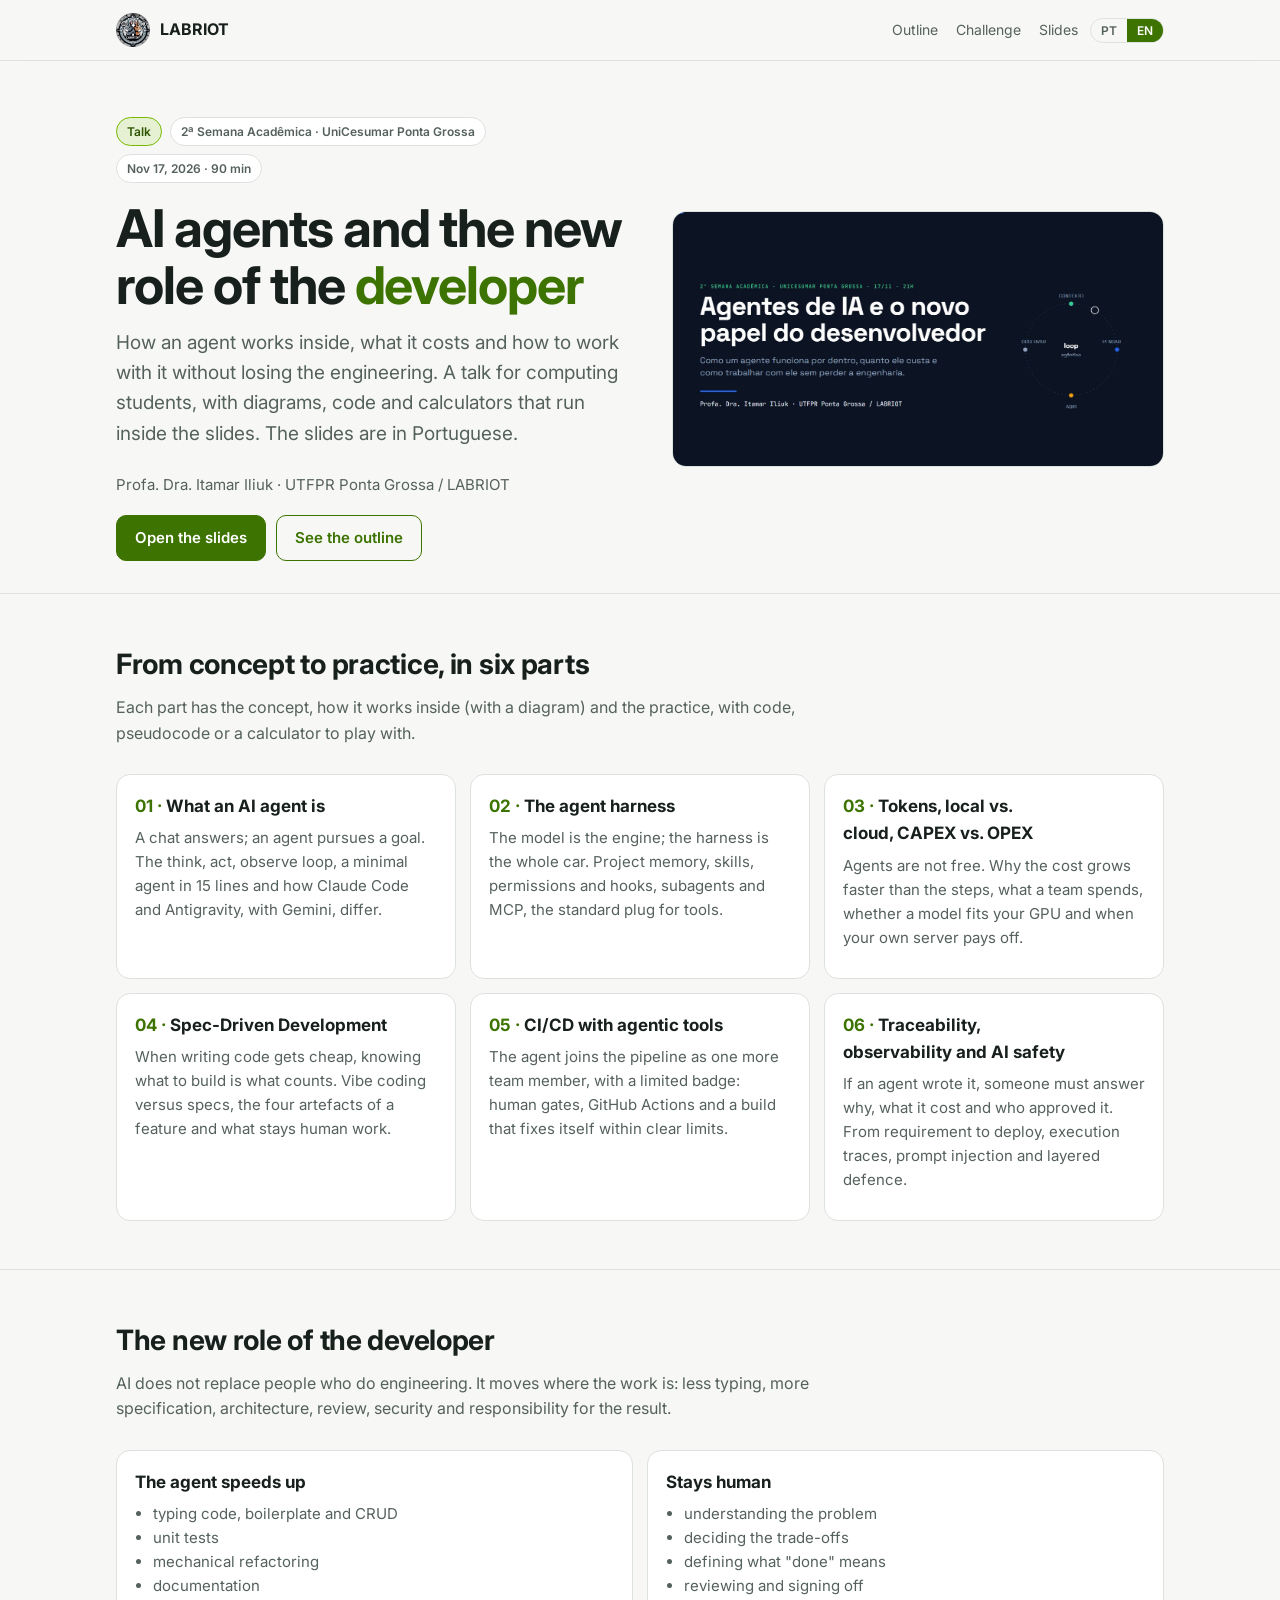
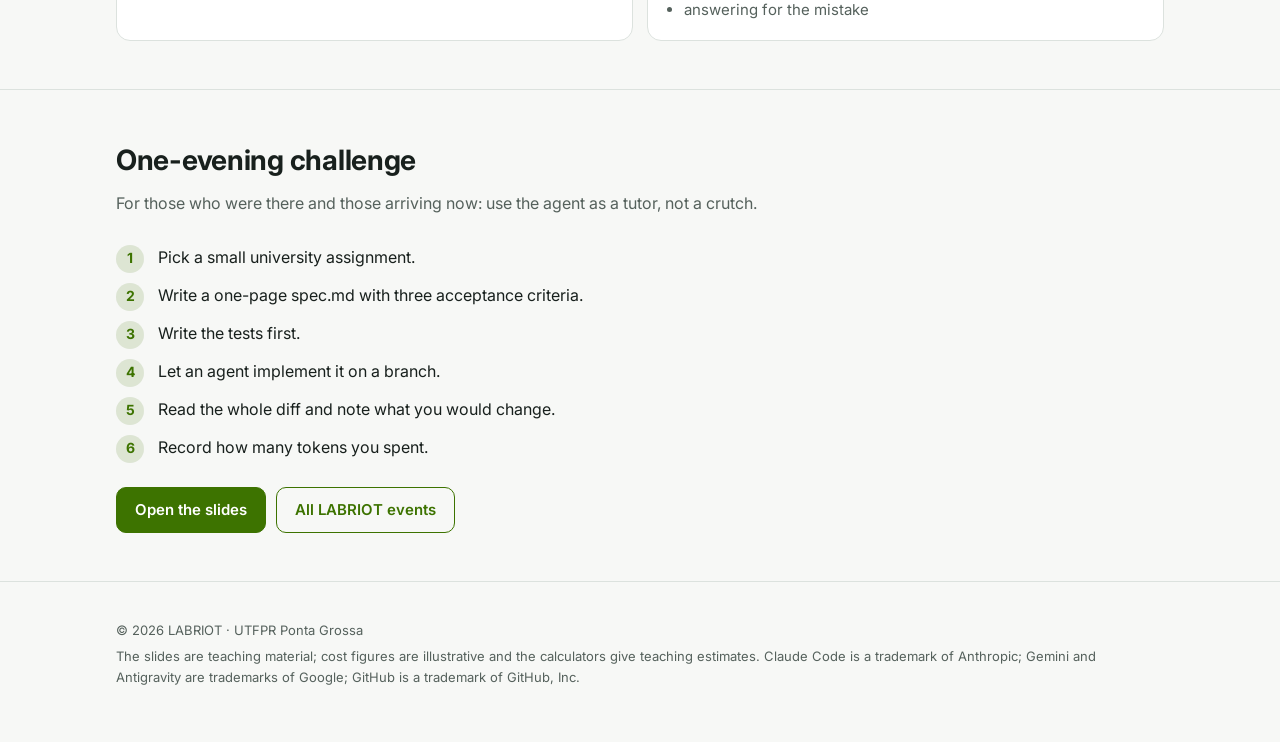
<file: palestras/agentes-dev/index.html>
<!doctype html>
<html lang="pt">
<head>
<meta charset="utf-8">
<meta name="viewport" content="width=device-width, initial-scale=1">
<title>Agentes de IA e o novo papel do dev · LABRIOT</title>
<meta name="description" content="Palestra da Profa. Dra. Itamar Iliuk na 2ª Semana Acadêmica da UniCesumar Ponta Grossa: como um agente de IA funciona por dentro, quanto custa e como trabalhar com ele sem perder a engenharia.">
<meta property="og:title" content="Agentes de IA e o novo papel do desenvolvedor">
<meta property="og:description" content="Como um agente de IA funciona por dentro, quanto custa e como trabalhar com ele sem perder a engenharia. Palestra na Semana Acadêmica da UniCesumar Ponta Grossa, 17/11/2026.">
<meta property="og:image" content="capa.jpg">
<link rel="icon" href="../../assets/img/labriot-logo-64.png" type="image/png">
<link rel="preconnect" href="https://fonts.googleapis.com">
<link href="https://fonts.googleapis.com/css2?family=Inter:wght@400;500;600;700&display=swap" rel="stylesheet">
<link rel="stylesheet" href="../../assets/site.css">
<script src="../../assets/site.js"></script>
<style>
.capa{width:100%;aspect-ratio:1280/665;object-fit:cover;border-radius:var(--radius);border:1px solid var(--line);display:block;background:#0B1020}
.partes{counter-reset:p}
.partes .card h3::before{counter-increment:p;content:"0" counter(p) " · ";color:var(--brand)}
.desafio{list-style:none;margin:0;padding:0;display:grid;gap:10px;counter-reset:d}
.desafio li{display:grid;grid-template-columns:32px 1fr;gap:10px;align-items:start}
.desafio li::before{counter-increment:d;content:counter(d);display:grid;place-items:center;width:28px;height:28px;border-radius:50%;background:color-mix(in srgb,var(--brand) 14%,transparent);color:var(--brand);font-weight:700;font-size:14px}
.meta{color:var(--muted);font-size:15px;margin:0 0 18px}
</style>
</head>
<body>
<header class="top">
  <div class="wrap">
    <a class="brand" href="../../"><img src="../../assets/img/labriot-logo-64.png" alt="">LABRIOT</a>
    <nav class="links">
      <a href="#roteiro"><span lang="pt">Roteiro</span><span lang="en">Outline</span></a>
      <a href="#desafio"><span lang="pt">Desafio</span><span lang="en">Challenge</span></a>
      <a href="slides.html"><span lang="pt">Slides</span><span lang="en">Slides</span></a>
    </nav>
    <div class="lang" role="group" aria-label="Idioma / Language">
      <button type="button" data-set-lang="pt" aria-pressed="true">PT</button>
      <button type="button" data-set-lang="en" aria-pressed="false">EN</button>
    </div>
  </div>
</header>

<main>
<div class="hero"><div class="wrap">
  <div class="grid">
    <div>
      <div class="badges">
        <span class="badge hl"><span lang="pt">Palestra</span><span lang="en">Talk</span></span>
        <span class="badge">2ª Semana Acadêmica · UniCesumar Ponta Grossa</span>
        <span class="badge"><span lang="pt">17/11/2026 · 90 min</span><span lang="en">Nov 17, 2026 · 90 min</span></span>
      </div>
      <h1><span lang="pt">Agentes de IA e o novo papel do <span class="hl">desenvolvedor</span></span><span lang="en">AI agents and the new role of the <span class="hl">developer</span></span></h1>
      <p class="lede" lang="pt">Como um agente funciona por dentro, quanto ele custa e como trabalhar com ele sem perder a engenharia. Uma palestra para estudantes de computação, com diagramas, código e calculadoras que rodam no próprio slide.</p>
      <p class="lede" lang="en">How an agent works inside, what it costs and how to work with it without losing the engineering. A talk for computing students, with diagrams, code and calculators that run inside the slides. The slides are in Portuguese.</p>
      <p class="meta">Profa. Dra. Itamar Iliuk · UTFPR Ponta Grossa / LABRIOT</p>
      <div class="cta">
        <a class="btn primary" href="slides.html"><span lang="pt">Abrir os slides</span><span lang="en">Open the slides</span></a>
        <a class="btn ghost" href="#roteiro"><span lang="pt">Ver o roteiro</span><span lang="en">See the outline</span></a>
      </div>
    </div>
    <a href="slides.html"><img class="capa" src="capa.jpg" width="1280" height="665" alt="Cover slide: Agentes de IA e o novo papel do desenvolvedor, with a loop diagram of context, think, act and observe"></a>
  </div>
</div></div>

<section id="roteiro"><div class="wrap">
  <h2><span lang="pt">Do conceito à prática, em seis partes</span><span lang="en">From concept to practice, in six parts</span></h2>
  <p class="sub" lang="pt">Em cada parte: o conceito, como funciona por dentro (com diagrama) e a prática, com código, pseudocódigo ou uma calculadora para mexer.</p>
  <p class="sub" lang="en">Each part has the concept, how it works inside (with a diagram) and the practice, with code, pseudocode or a calculator to play with.</p>
  <div class="cards partes">
    <div class="card">
      <h3><span lang="pt">O que é um agente de IA</span><span lang="en">What an AI agent is</span></h3>
      <p lang="pt">Um chat responde; um agente persegue um objetivo. O loop pensar, agir, observar, um agente mínimo em 15 linhas e o que o Claude Code e o Antigravity, com Gemini, fazem de diferente.</p>
      <p lang="en">A chat answers; an agent pursues a goal. The think, act, observe loop, a minimal agent in 15 lines and how Claude Code and Antigravity, with Gemini, differ.</p>
    </div>
    <div class="card">
      <h3><span lang="pt">O harness do agente</span><span lang="en">The agent harness</span></h3>
      <p lang="pt">O modelo é o motor; o harness é o carro inteiro. Memória do projeto, skills, permissões e hooks, subagentes e MCP, a tomada padrão para ferramentas.</p>
      <p lang="en">The model is the engine; the harness is the whole car. Project memory, skills, permissions and hooks, subagents and MCP, the standard plug for tools.</p>
    </div>
    <div class="card">
      <h3><span lang="pt">Tokens, local × nuvem, CAPEX × OPEX</span><span lang="en">Tokens, local vs. cloud, CAPEX vs. OPEX</span></h3>
      <p lang="pt">Agente não é grátis. Por que o custo cresce mais rápido que os passos, quanto gasta um time, se um modelo cabe na sua GPU e quando um servidor próprio se paga.</p>
      <p lang="en">Agents are not free. Why the cost grows faster than the steps, what a team spends, whether a model fits your GPU and when your own server pays off.</p>
    </div>
    <div class="card">
      <h3><span lang="pt">Spec-Driven Development</span><span lang="en">Spec-Driven Development</span></h3>
      <p lang="pt">Quando escrever código fica barato, o que vale é saber o que construir. Vibe coding contra specs, os quatro artefatos de uma feature e o que continua sendo trabalho humano.</p>
      <p lang="en">When writing code gets cheap, knowing what to build is what counts. Vibe coding versus specs, the four artefacts of a feature and what stays human work.</p>
    </div>
    <div class="card">
      <h3><span lang="pt">CI/CD com ferramentas agênticas</span><span lang="en">CI/CD with agentic tools</span></h3>
      <p lang="pt">O agente entra no pipeline como mais um integrante do time, com crachá limitado: portões humanos, GitHub Actions e um build que se conserta dentro de limites claros.</p>
      <p lang="en">The agent joins the pipeline as one more team member, with a limited badge: human gates, GitHub Actions and a build that fixes itself within clear limits.</p>
    </div>
    <div class="card">
      <h3><span lang="pt">Rastreabilidade, observabilidade e AI safety</span><span lang="en">Traceability, observability and AI safety</span></h3>
      <p lang="pt">Se um agente escreveu, alguém precisa responder por quê, quanto custou e quem aprovou. Do requisito ao deploy, traces de execução, prompt injection e defesa em camadas.</p>
      <p lang="en">If an agent wrote it, someone must answer why, what it cost and who approved it. From requirement to deploy, execution traces, prompt injection and layered defence.</p>
    </div>
  </div>
</div></section>

<section id="papel"><div class="wrap">
  <h2><span lang="pt">O novo papel do desenvolvedor</span><span lang="en">The new role of the developer</span></h2>
  <p class="sub" lang="pt">A IA não substitui quem faz engenharia. Ela muda onde está o trabalho: menos digitação, mais especificação, arquitetura, revisão, segurança e responsabilidade pelo resultado.</p>
  <p class="sub" lang="en">AI does not replace people who do engineering. It moves where the work is: less typing, more specification, architecture, review, security and responsibility for the result.</p>
  <div class="cards two">
    <div class="card">
      <h3><span lang="pt">O agente acelera</span><span lang="en">The agent speeds up</span></h3>
      <ul lang="pt"><li>digitar código, boilerplate e CRUD</li><li>testes unitários</li><li>refatoração mecânica</li><li>documentação</li></ul>
      <ul lang="en"><li>typing code, boilerplate and CRUD</li><li>unit tests</li><li>mechanical refactoring</li><li>documentation</li></ul>
    </div>
    <div class="card">
      <h3><span lang="pt">Continua humano</span><span lang="en">Stays human</span></h3>
      <ul lang="pt"><li>entender o problema</li><li>decidir os trade-offs</li><li>definir o que é "pronto"</li><li>revisar e assinar</li><li>responder pelo erro</li></ul>
      <ul lang="en"><li>understanding the problem</li><li>deciding the trade-offs</li><li>defining what "done" means</li><li>reviewing and signing off</li><li>answering for the mistake</li></ul>
    </div>
  </div>
</div></section>

<section id="desafio"><div class="wrap">
  <h2><span lang="pt">Desafio de uma noite</span><span lang="en">One-evening challenge</span></h2>
  <p class="sub" lang="pt">Para quem estava na plateia e para quem chegou agora: use o agente como tutor, não como muleta.</p>
  <p class="sub" lang="en">For those who were there and those arriving now: use the agent as a tutor, not a crutch.</p>
  <ol class="desafio" lang="pt">
    <li>Escolha um trabalho pequeno da faculdade.</li>
    <li>Escreva um spec.md de uma página, com três critérios de aceite.</li>
    <li>Escreva os testes antes.</li>
    <li>Deixe um agente implementar numa branch.</li>
    <li>Leia o diff inteiro e anote o que você mudaria.</li>
    <li>Registre quantos tokens gastou.</li>
  </ol>
  <ol class="desafio" lang="en">
    <li>Pick a small university assignment.</li>
    <li>Write a one-page spec.md with three acceptance criteria.</li>
    <li>Write the tests first.</li>
    <li>Let an agent implement it on a branch.</li>
    <li>Read the whole diff and note what you would change.</li>
    <li>Record how many tokens you spent.</li>
  </ol>
  <div class="cta" style="margin-top:24px">
    <a class="btn primary" href="slides.html"><span lang="pt">Abrir os slides</span><span lang="en">Open the slides</span></a>
    <a class="btn ghost" href="../../#eventos"><span lang="pt">Todas as participações do LABRIOT</span><span lang="en">All LABRIOT events</span></a>
  </div>
</div></section>
</main>

<footer><div class="wrap">
  <p>© 2026 LABRIOT · UTFPR Ponta Grossa</p>
  <p lang="pt">Os slides são material de aula; os números de custo são ilustrativos e as calculadoras fazem estimativas didáticas. Claude Code é marca da Anthropic; Gemini e Antigravity são marcas do Google; GitHub é marca da GitHub, Inc.</p>
  <p lang="en">The slides are teaching material; cost figures are illustrative and the calculators give teaching estimates. Claude Code is a trademark of Anthropic; Gemini and Antigravity are trademarks of Google; GitHub is a trademark of GitHub, Inc.</p>
</div></footer>
</body>
</html>
</file>
<file: assets/site.css>
/* Projetos do LABRIOT — mesmo sistema das páginas dos projetos (ICU-GuardBot, IGM, Digital Twin Hands-on, Earth-2 RS). */
:root{
  --brand:#3D7300; --brand-deep:#2D5600; --accent:#76B900; --on-brand:#FFFFFF;
  --bg:#F7F8F6; --surface:#FFFFFF; --text:#18201D; --muted:#55615C; --line:#DCE2DE;
  --code-bg:#ECEFEC; --blue:#2A5A99; --blue-fill:#4A7FC4; --blue-soft:#DFE8F4; --gray-fill:#9AA6A0;
  --green:#2F7A4A; --red:#B4462E; --amber-fill:#76B900; --amber-soft:#E5F1D2;
  --warn-bg:#FDEDE8; --warn-line:#E3A08F; --warn-text:#6B2414;
  --radius:14px; --maxw:1080px;
}
@media (prefers-color-scheme: dark){
  :root:not([data-theme="light"]){
    --bg:#111614; --surface:#1A211E; --text:#E6EBE8; --muted:#9AA8A2; --line:#2E3833;
    --brand:#8BCB1E; --brand-deep:#A8DD55; --accent:#A8DD55; --on-brand:#0B100D;
    --code-bg:#0C110F; --blue:#8FB5EA; --blue-fill:#5E8FD0; --blue-soft:#1F2C3D; --gray-fill:#6C7973;
    --green:#7CC495; --red:#E38B74; --amber-fill:#76B900; --amber-soft:#22301A;
    --warn-bg:#3B211B; --warn-line:#8A4A3A; --warn-text:#F3C3B5; color-scheme:dark;
  }
}
:root[data-theme="dark"]{
  --bg:#111614; --surface:#1A211E; --text:#E6EBE8; --muted:#9AA8A2; --line:#2E3833;
  --brand:#8BCB1E; --brand-deep:#A8DD55; --accent:#A8DD55; --on-brand:#0B100D;
  --code-bg:#0C110F; --blue:#8FB5EA; --blue-fill:#5E8FD0; --blue-soft:#1F2C3D; --gray-fill:#6C7973;
  --green:#7CC495; --red:#E38B74; --amber-fill:#76B900; --amber-soft:#22301A;
  --warn-bg:#3B211B; --warn-line:#8A4A3A; --warn-text:#F3C3B5; color-scheme:dark;
}
*{box-sizing:border-box}
html{scroll-behavior:smooth;scroll-padding-top:72px}
body{margin:0;background:var(--bg);color:var(--text);font:16px/1.6 Inter,system-ui,-apple-system,"Segoe UI",sans-serif}
img,video{max-width:100%;height:auto;display:block}
a{color:var(--brand)}
code,.mono{font-family:"JetBrains Mono",Consolas,ui-monospace,monospace}
code{font-size:.86em;background:var(--code-bg);padding:1px 5px;border-radius:4px;overflow-wrap:anywhere}
.wrap{max-width:var(--maxw);margin:0 auto;padding:0 16px}
html[lang="en"] [lang="pt"], html[lang="pt"] [lang="en"]{display:none!important}

header.top{position:sticky;top:0;z-index:10;background:color-mix(in srgb,var(--bg) 88%,transparent);backdrop-filter:blur(8px);border-bottom:1px solid var(--line)}
header.top .wrap{display:flex;align-items:center;gap:12px;height:60px}
.brand{display:flex;align-items:center;gap:10px;font-weight:700;text-decoration:none;color:var(--text);white-space:nowrap}
.brand img{width:34px;height:34px}
nav.links{margin-left:auto;display:flex;gap:18px;font-size:14px}
nav.links a{color:var(--muted);text-decoration:none}
nav.links a:hover,nav.links a[aria-current="page"]{color:var(--text)}
.lang{display:flex;border:1px solid var(--line);border-radius:999px;overflow:hidden;flex:none}
.lang button{border:0;background:transparent;color:var(--muted);padding:4px 10px;font:600 12px Inter,sans-serif;cursor:pointer}
.lang button[aria-pressed="true"]{background:var(--brand);color:var(--on-brand)}
@media (max-width:820px){nav.links{display:none}.lang{margin-left:auto}}
.subnav{display:none}
@media (max-width:820px){.subnav{display:flex;gap:8px;flex-wrap:wrap;padding:12px 0 0}
  .subnav a{font-size:14px;padding:5px 12px;border:1px solid var(--line);border-radius:999px;text-decoration:none;color:var(--text);background:var(--surface)}}

.hero{padding:56px 0 32px}
.hero .grid{display:grid;grid-template-columns:1.05fr 1fr;gap:40px;align-items:center}
@media (max-width:860px){.hero .grid{grid-template-columns:1fr}}
.badges{display:flex;flex-wrap:wrap;gap:8px;margin-bottom:18px}
.badge{font-size:12px;font-weight:600;padding:4px 10px;border-radius:999px;border:1px solid var(--line);color:var(--muted);background:var(--surface)}
.badge.hl{border-color:var(--accent);color:var(--brand-deep);background:var(--amber-soft)}
h1{font-size:clamp(34px,5vw,52px);line-height:1.08;margin:0 0 14px;letter-spacing:-.02em;text-wrap:balance}
h1 .hl{color:var(--brand)}
.lede{font-size:19px;color:var(--muted);margin:0 0 24px;max-width:62ch}
.cta{display:flex;flex-wrap:wrap;gap:10px}
.btn{display:inline-block;padding:10px 18px;border-radius:10px;font-weight:600;text-decoration:none;border:1px solid var(--brand);font-size:15px;cursor:pointer;font-family:inherit}
.btn.primary{background:var(--brand);color:var(--on-brand)}
.btn.ghost{color:var(--brand);background:transparent}
.shot{border-radius:var(--radius);overflow:hidden;border:1px solid var(--line);background:var(--surface);margin:0}
.shot figcaption{font-size:13px;color:var(--muted);padding:10px 14px}

section{padding:48px 0;border-top:1px solid var(--line)}
h2{font-size:28px;margin:0 0 8px;letter-spacing:-.01em;text-wrap:balance}
h3{text-wrap:balance}
.sub{color:var(--muted);margin:0 0 28px;max-width:760px}
.eyebrow{font-size:12px;font-weight:700;letter-spacing:.08em;text-transform:uppercase;color:var(--brand);margin:0 0 6px}

.flow{display:grid;grid-template-columns:repeat(4,1fr);gap:14px;counter-reset:s}
@media (max-width:900px){.flow{grid-template-columns:1fr 1fr}}
@media (max-width:520px){.flow{grid-template-columns:1fr}}
.step{background:var(--surface);border:1px solid var(--line);border-radius:var(--radius);padding:18px}
.step::before{counter-increment:s;content:counter(s);display:inline-grid;place-items:center;width:28px;height:28px;border-radius:50%;background:var(--brand);color:var(--on-brand);font-weight:700;font-size:14px;margin-bottom:10px}
.step h3{margin:0 0 6px;font-size:17px}
.step p{margin:0;color:var(--muted);font-size:15px}
.where{display:inline-block;margin-top:10px;font-size:12px;font-weight:600;color:var(--brand-deep);background:color-mix(in srgb,var(--accent) 22%,transparent);padding:2px 8px;border-radius:6px}

.cards{display:grid;grid-template-columns:repeat(3,1fr);gap:14px}
.cards.two{grid-template-columns:repeat(2,1fr)}
@media (max-width:860px){.cards,.cards.two{grid-template-columns:1fr}}
.card{background:var(--surface);border:1px solid var(--line);border-radius:var(--radius);padding:18px;min-width:0}
.card h3{margin:0 0 6px;font-size:17px}
.card p,.card li{color:var(--muted);font-size:15px}
.card p{margin:0 0 10px}
.card ul{margin:0;padding-left:18px}
a.card{text-decoration:none;color:inherit;display:grid;gap:8px;align-content:start;transition:border-color .15s}
a.card:hover{border-color:var(--brand)}
a.card .go{color:var(--brand);font-weight:600;font-size:15px}

.stats{display:grid;grid-template-columns:repeat(4,1fr);gap:14px;margin-top:20px}
@media (max-width:760px){.stats{grid-template-columns:1fr 1fr}}
.stat{background:var(--surface);border:1px solid var(--line);border-radius:var(--radius);padding:16px}
.stat b{display:block;font-size:26px;color:var(--brand);line-height:1.2;font-variant-numeric:tabular-nums}
.stat span{font-size:13px;color:var(--muted)}
.stat b span{font-size:inherit;color:inherit}

.roadmap{list-style:none;margin:0;padding:0;display:grid;gap:10px}
.roadmap li{display:flex;gap:12px;align-items:flex-start;background:var(--surface);border:1px solid var(--line);border-radius:12px;padding:12px 14px}
.dot{flex:none;width:12px;height:12px;border-radius:50%;margin-top:7px}
.done .dot{background:var(--brand)} .doing .dot{background:var(--blue-fill)} .next .dot{background:transparent;border:2px solid var(--muted)}
.roadmap small{display:block;color:var(--muted)}

.tags{display:flex;flex-wrap:wrap;gap:8px}
.tag{font-size:13px;padding:5px 10px;border-radius:8px;background:var(--surface);border:1px solid var(--line)}
.tag.nv{border-color:color-mix(in srgb,var(--accent) 60%,var(--line))}

.notice{background:var(--warn-bg);border:1px solid var(--warn-line);color:var(--warn-text);border-radius:var(--radius);padding:18px}
.notice h3{margin:0 0 6px}
.notice p{margin:0 0 8px}

footer{padding:32px 0 48px;border-top:1px solid var(--line);color:var(--muted);font-size:13px}
footer p{margin:6px 0}
.inception{display:flex;flex-wrap:wrap;align-items:center;gap:24px;background:var(--surface);border:1px solid var(--line);border-radius:var(--radius);padding:20px}
.inception .badge-box{flex:none;padding:12px;background:#fff;border-radius:8px}
.inception .badge-box img{width:150px}
.inception .logo-box img{width:88px;height:88px}
.inception p{margin:0;color:var(--muted);flex:1;min-width:220px}

/* comandos copiáveis */
.cmd{position:relative;background:var(--code-bg);border-radius:8px;padding:10px 74px 10px 12px;font:13px/1.55 "JetBrains Mono",Consolas,ui-monospace,monospace;color:var(--text);overflow-x:auto;white-space:pre}
.copiar{position:absolute;top:6px;right:6px;font:600 12px Inter,sans-serif;background:var(--surface);color:var(--text);border:1px solid var(--line);border-radius:6px;padding:3px 8px;cursor:pointer}
button:focus-visible,input:focus-visible,a:focus-visible{outline:2px solid var(--accent);outline-offset:2px}
[hidden]{display:none!important}

/* figuras do ensemble (fundo escuro próprio) */
.fig{margin:0;border-radius:var(--radius);overflow:hidden;border:1px solid var(--line);background:#0B100D}
.fig img,.fig video{width:100%}
.fig figcaption{font-size:13px;color:var(--muted);padding:10px 14px;background:var(--surface)}
.figs{display:grid;gap:18px}

/* cartões de projeto com imagem */
.projetos{display:grid;grid-template-columns:repeat(2,1fr);gap:18px}
@media (max-width:760px){.projetos{grid-template-columns:1fr}}
.projeto{display:flex;flex-direction:column;text-decoration:none;color:inherit;background:var(--surface);border:1px solid var(--line);border-radius:var(--radius);overflow:hidden;transition:border-color .15s}
.projeto:hover{border-color:var(--brand)}
.projeto img{width:100%;aspect-ratio:16/9;object-fit:cover;background:#0B100D}
.projeto .txt{padding:18px;display:grid;gap:8px}
.projeto h3{margin:0;font-size:19px}
.projeto p{margin:0;color:var(--muted);font-size:15px}
.projeto .go{color:var(--brand);font-weight:600;font-size:15px}
.projeto .area{font-size:12px;font-weight:700;letter-spacing:.08em;text-transform:uppercase;color:var(--brand)}

/* eventos:inicio */
.eventos{list-style:none;margin:0;padding:0;display:grid;gap:14px}
.ev{display:grid;grid-template-columns:104px 1fr;gap:22px;background:var(--surface);border:1px solid var(--line);border-radius:var(--radius);padding:22px}
.ev.proximo{border-left:5px solid var(--brand)}
.ev .data{display:flex;flex-direction:column;align-items:center;justify-content:center;background:color-mix(in srgb,var(--brand) 13%,transparent);border-radius:10px;padding:12px 6px;align-self:start;text-align:center}
.ev .d{font-size:36px;font-weight:700;line-height:1;color:var(--brand)}
.ev .m{font-size:12px;font-weight:600;color:var(--muted);margin-top:5px;letter-spacing:.03em}
.ev .st{display:inline-block;font-size:11px;font-weight:700;letter-spacing:.07em;text-transform:uppercase;color:var(--brand);border:1px solid currentColor;border-radius:999px;padding:1px 9px;margin-bottom:8px}
.ev.realizado .st{color:var(--muted)}
.ev h3{margin:0 0 2px;font-size:20px}
.ev .local{margin:0 0 8px;color:var(--muted);font-size:14px}
.ev .resumo{margin:0 0 12px}
.ev .foto{margin:0 0 14px;max-width:520px}
.ev .foto img{width:100%;height:auto;display:block;border-radius:10px;border:1px solid var(--line)}
.ev .foto figcaption{font-size:12px;color:var(--muted);margin-top:4px}
.ev .itens{list-style:none;margin:0 0 14px;padding:0;display:grid;gap:8px}
.ev .itens li{display:grid;grid-template-columns:56px 1fr;gap:10px;font-size:15px}
.ev .itens .h{font-weight:700;font-variant-numeric:tabular-nums;color:var(--brand)}
.ev .rodape{display:flex;flex-wrap:wrap;gap:8px 16px;align-items:center;font-size:14px}
.ev .proj{display:flex;flex-wrap:wrap;gap:6px}
.ev .proj a{font-size:12px;font-weight:600;padding:2px 9px;border-radius:999px;border:1px solid var(--line);text-decoration:none;color:var(--text)}
.ev .rodape>a{font-weight:600}
.eventos-todos{margin:16px 0 0;font-size:15px}
@media (max-width:600px){.ev{grid-template-columns:1fr;gap:12px;padding:18px}.ev .data{flex-direction:row;gap:8px;align-items:baseline;justify-self:start;padding:8px 14px}.ev .d{font-size:28px}.ev .itens li{grid-template-columns:1fr;gap:0}}
/* eventos:fim */
</file>
